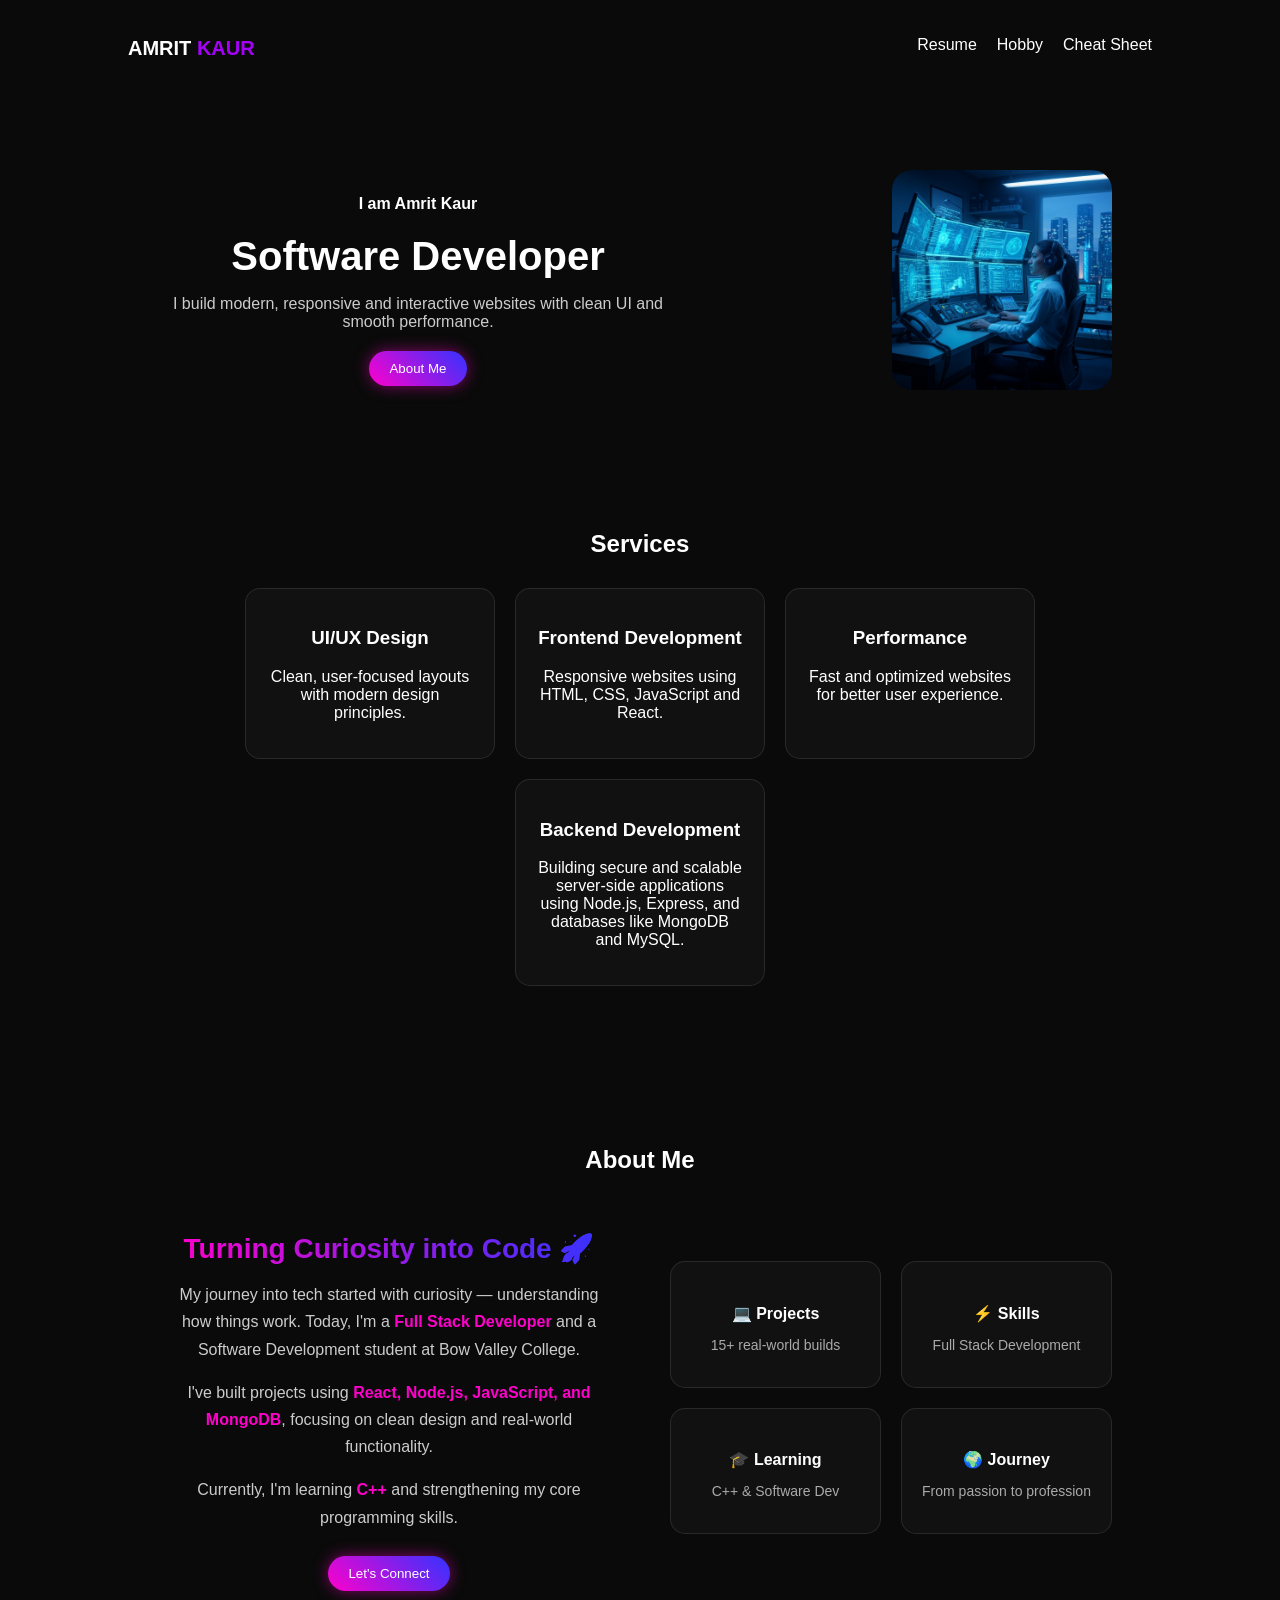
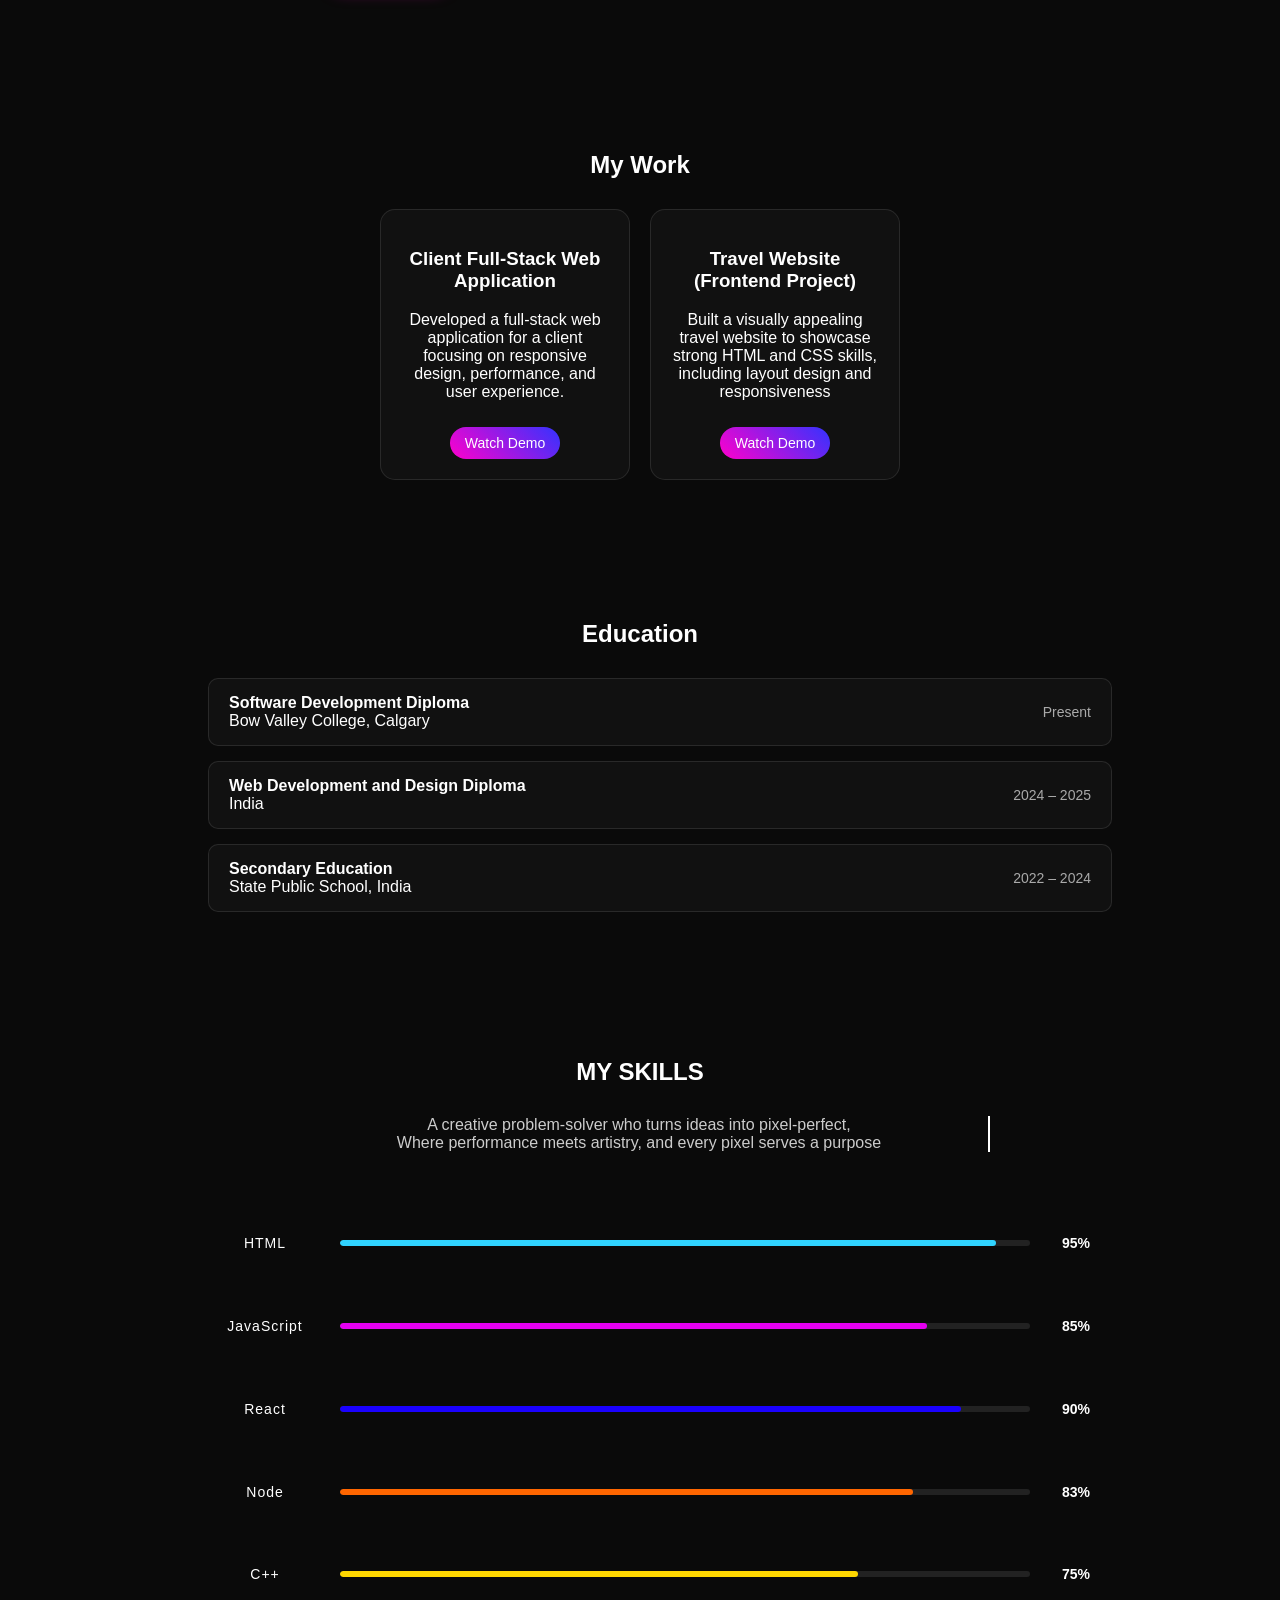
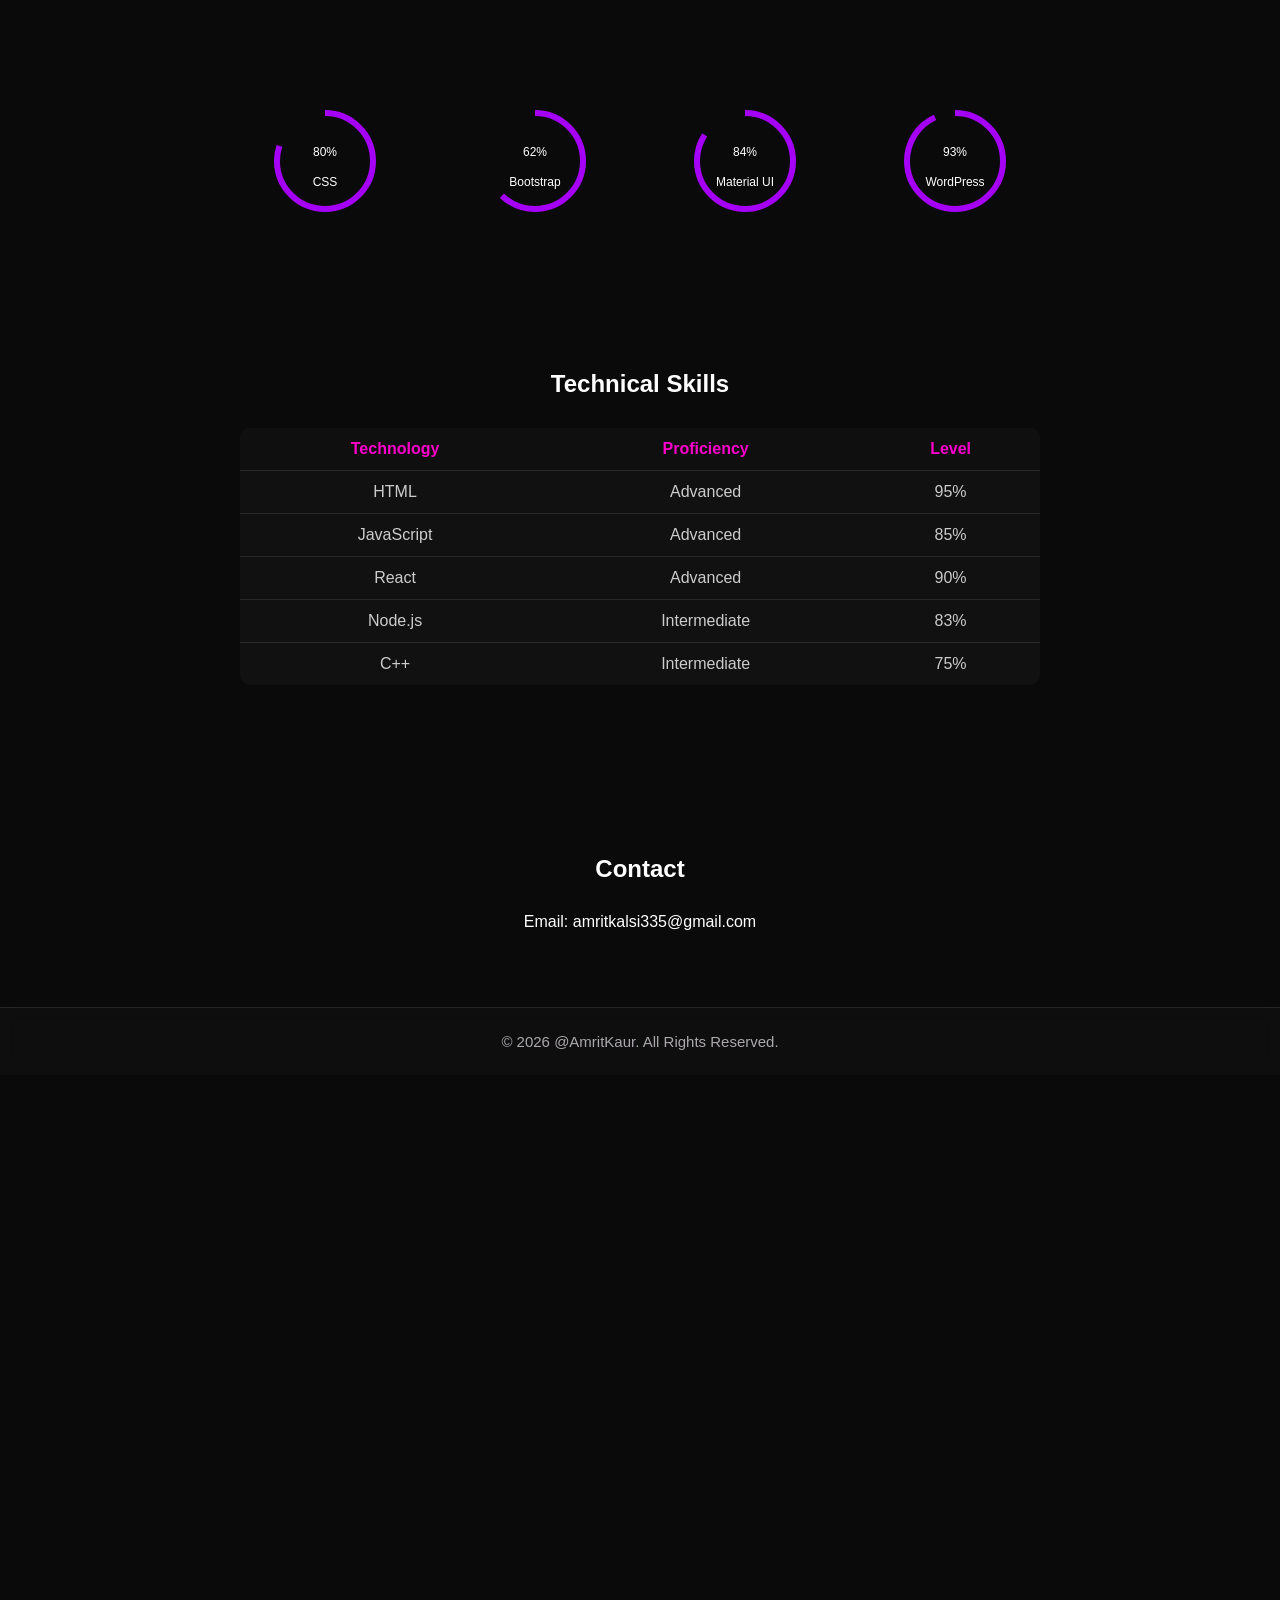
<file: index.html>
<!DOCTYPE html>
<html lang="en">
<head>
  <meta charset="UTF-8">
  <meta name="viewport" content="width=device-width, initial-scale=1.0">
  <title>Amrit Kaur | Portfolio</title>
  <link rel="stylesheet" href="index.css">
  <script defer src="index.js"></script>
</head>

<body>

<!-- ===== NAVBAR ===== -->
<nav class="navbar">
  <h2 class="logo">AMRIT <span>KAUR</span></h2>
  <ul>
    <li><a href="index.html">Resume</a></li>
    <li><a href="hobby.html">Hobby</a></li>
    <li><a href="cheatSheetHtml.html">Cheat Sheet</a></li>
  </ul>
</nav>

<!-- ===== HERO SECTION ===== -->
<section class="hero">
  <div class="hero-left">
    <h4>I am Amrit Kaur</h4>
    <h1>Software Developer</h1>
    <p>
      I build modern, responsive and interactive websites with clean UI and smooth performance.
    </p>

    <a href="#aboutMe">
  <button>About Me</button>
</a>
  </div>

  <div class="hero-right">
    <img src="imageCover.png" alt="Profile Image">
  </div>
</section>

<!-- ===== SERVICES SECTION ===== -->
<section class="services">
  <h2>Services</h2>

  <div class="cards">

    <div class="card">
      <h3>UI/UX Design</h3>
      <p>Clean, user-focused layouts with modern design principles.</p>
    </div>

    <div class="card">
      <h3>Frontend Development</h3>
      <p>Responsive websites using HTML, CSS, JavaScript and React.</p>
    </div>

    <div class="card">
      <h3>Performance</h3>
      <p>Fast and optimized websites for better user experience.</p>
    </div>

    <div class="card">
      <h3>Backend Development</h3>
      <p>Building secure and scalable server-side applications using Node.js,
    Express, and databases like MongoDB and MySQL.</p>
    </div>

  </div>
</section>

<!-- ===== ABOUT SECTION ===== -->

<section class="about" id="aboutMe">

  <h2>About Me</h2>

  <div class="about-container">

    <!-- LEFT SIDE (TEXT) -->
    <div class="about-text">

      <h3>Turning Curiosity into Code 🚀</h3>

      <p>
        My journey into tech started with curiosity — understanding how things work.
        Today, I'm a <span>Full Stack Developer</span> and a Software Development
        student at Bow Valley College.
      </p>

      <p>
        I've built projects using <span>React, Node.js, JavaScript, and MongoDB</span>,
        focusing on clean design and real-world functionality.
      </p>

      <p>
        Currently, I'm learning <span>C++</span> and strengthening my core programming skills.
      </p>

      <button onclick="scrollToContact()">Let's Connect</button>

    </div>

    <!-- RIGHT SIDE  -->
    <div class="about-cards">

      <div class="about-card">
        <h4>💻 Projects</h4>
        <p>15+ real-world builds</p>
      </div>

      <div class="about-card">
        <h4>⚡ Skills</h4>
        <p>Full Stack Development</p>
      </div>

      <div class="about-card">
        <h4>🎓 Learning</h4>
        <p>C++ & Software Dev</p>
      </div>

      <div class="about-card">
        <h4>🌍 Journey</h4>
        <p>From passion to profession</p>
      </div>

    </div>

  </div>

</section>

<section class="projects">
  <h2>My Work</h2>

  <div class="cards">

    <div class="card">
      <h3>Client Full-Stack Web Application</h3>
      <p>
        Developed a full-stack web application for a client 
        focusing on responsive design, performance, and user experience.
      </p>
      <a href="portfolio-project.mp4" target="_blank">Watch Demo</a>
    </div>

    <div class="card">
      <h3>Travel Website (Frontend Project)</h3>
      <p>
        Built a visually appealing travel website to showcase strong
        HTML and CSS skills, including layout design and responsiveness
      </p>
      <a href="travel.mp4" target="_blank">Watch Demo</a>
    </div>

  </div>
</section>

<section class="education">
  <h2>Education</h2>

  <ul class="education-list">
  <li>
    <div class="edu-left">
      <strong>Software Development Diploma</strong><br>
      Bow Valley College, Calgary
    </div>
    <span class="edu-date">Present</span>
  </li>

  <li>
    <div class="edu-left">
      <strong>Web Development and Design Diploma</strong><br>
      India
    </div>
    <span class="edu-date">2024 – 2025</span>
  </li>

  <li>
    <div class="edu-left">
      <strong>Secondary Education</strong><br>
      State Public School, India
    </div>
    <span class="edu-date">2022 – 2024</span>
  </li>
</ul>
</section>




<!-- ===== SKILLS SECTION ===== -->
<section id="skills">

  <div class="floating-background"></div>

  <div class="myskills">
    <h2>MY SKILLS</h2>
    <p class="cursor typewriter-animation" id="typing"></p>
  </div>

  <div class="line_content" id="skillsContainer"></div>

  <div class="circle_section" id="circleContainer"></div>

</section>

<section class="skills-table-section">
  <h2>Technical Skills</h2>

  <table class="skills-table">
    <tr>
      <th>Technology</th>
      <th>Proficiency</th>
      <th>Level</th>
    </tr>

    <tr>
      <td>HTML</td>
      <td>Advanced</td>
      <td>95%</td>
    </tr>

    <tr>
      <td>JavaScript</td>
      <td>Advanced</td>
      <td>85%</td>
    </tr>

    <tr>
      <td>React</td>
      <td>Advanced</td>
      <td>90%</td>
    </tr>

    <tr>
      <td>Node.js</td>
      <td>Intermediate</td>
      <td>83%</td>
    </tr>

    <tr>
      <td>C++</td>
      <td>Intermediate</td>
      <td>75%</td>
    </tr>
  </table>
</section>

<!-- ===== CONTACT ===== -->
<section class="contact">
  <h2>Contact</h2>
  <p>Email: amritkalsi335@gmail.com</p>
</section>

<footer class="footer">
<p>© 2026 @AmritKaur. All Rights Reserved.</p>
</footer>

</body>
</html>

<!-- ChatGPT (OpenAI) – Used for debugging assistance, code optimization, UI structure improvement, emoji selection for the website design, and conceptual guidance for developing a mini-game inspired by Purble Place.
W3Schools – CSS Reference
https://www.w3schools.com/css/default.asp
GeeksforGeeks – CSS Animations
https://www.geeksforgeeks.org/css/css-animations/
MDN Web Docs – HTML Elements Reference
https://developer.mozilla.org/en-US/docs/Web/HTML/Reference/Elements
MDN Web Docs – JavaScript Guide (DOM Manipulation & Events)
https://developer.mozilla.org/en-US/docs/Web/JavaScript/Guide
W3Schools – JavaScript HTML DOM
https://www.w3schools.com/js/js_htmldom.asp
GeeksforGeeks – JavaScript DOM Manipulation
https://www.geeksforgeeks.org/javascript/javascript-dom-introduction/ -->
</file>
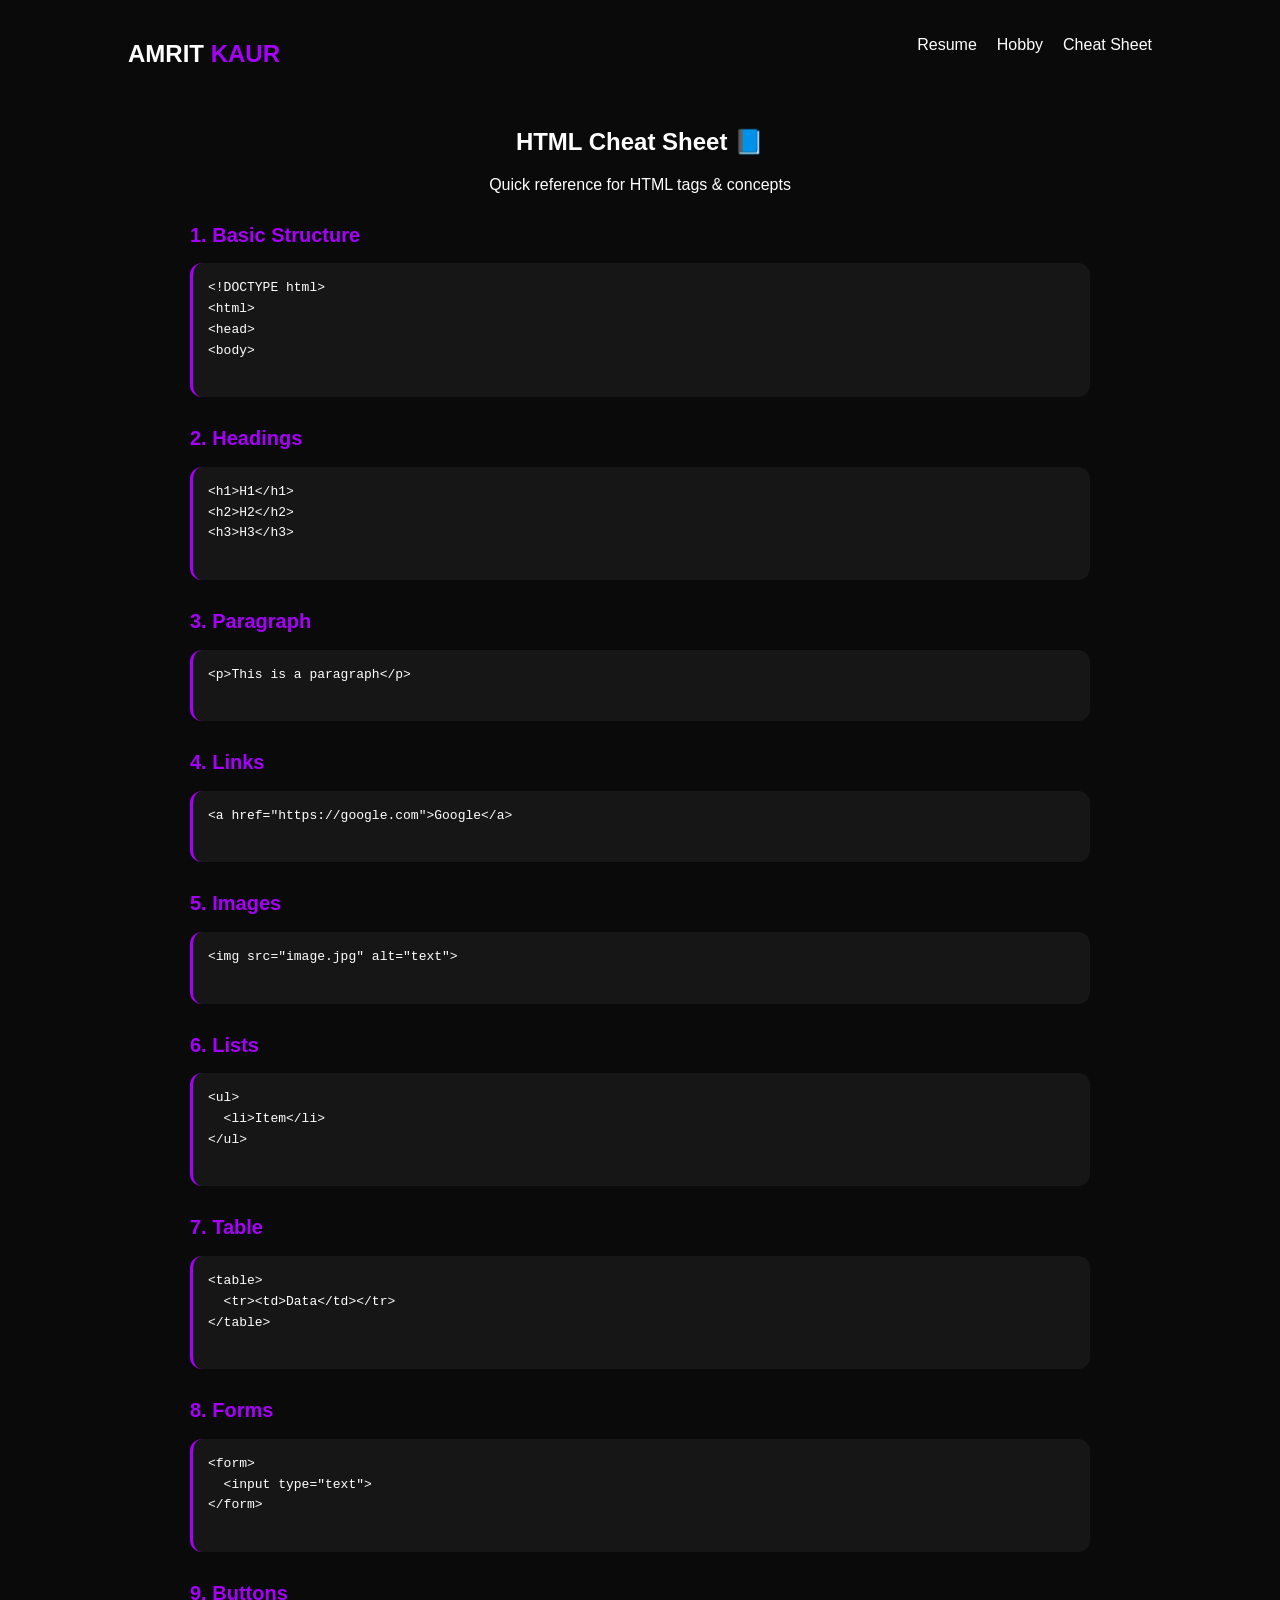
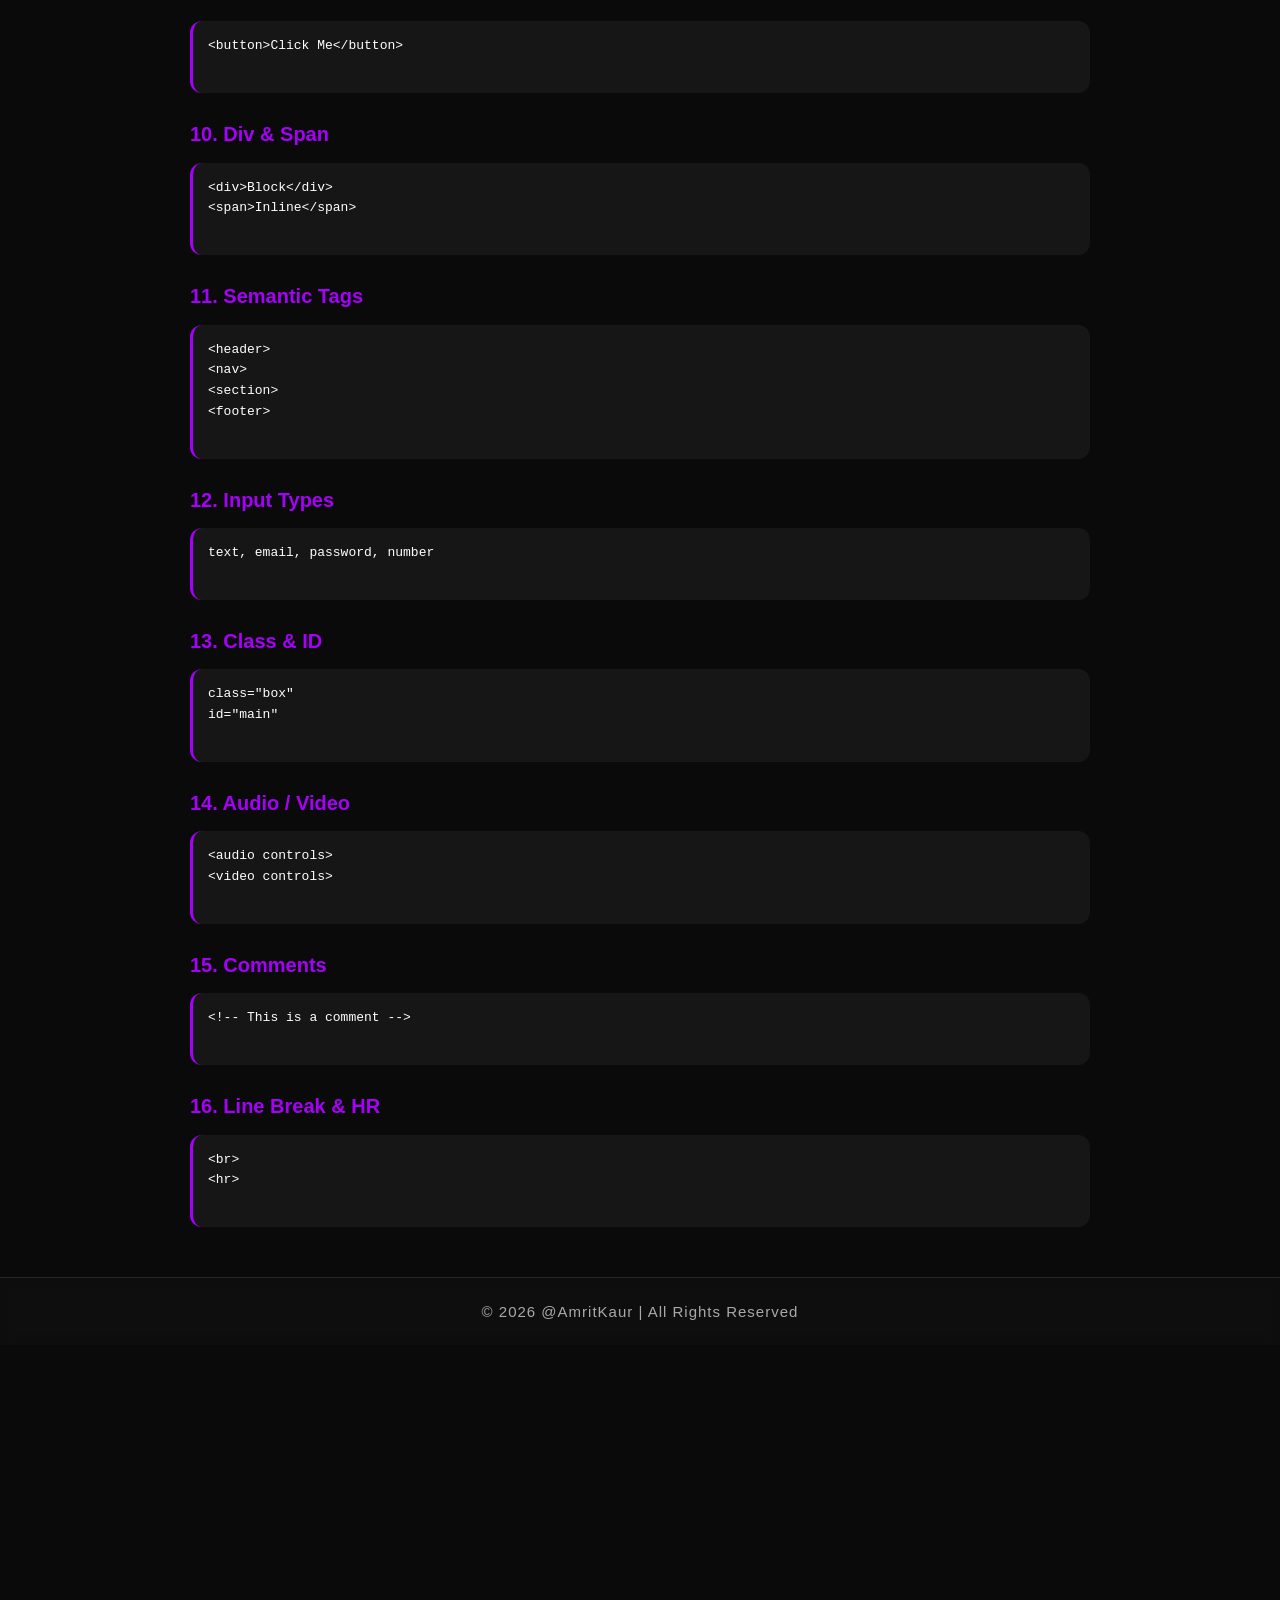
<file: cheatSheetHtml.html>
<!DOCTYPE html>
<html lang="en">
<head>
 <meta charset="UTF-8">
  <meta name="viewport" content="width=device-width, initial-scale=1.0">
  <title>HTML Cheat Sheet | Amrit Kaur</title>

  <link rel="stylesheet" href="cheatSheet.css">
</head>

<body>

<!-- NAVBAR (same on all pages) -->
<nav class="navbar">
  <h2 class="logo">AMRIT <span>KAUR</span></h2>

  <ul>
    <li><a href="index.html">Resume</a></li>
    <li><a href="hobby.html">Hobby</a></li>
    <li><a href="cheatSheetHtml.html">Cheat Sheet</a></li>
  </ul>
</nav>

<!-- HEADER -->
<section class="hero">
  <h1>HTML Cheat Sheet 📘</h1>
  <p>Quick reference for HTML tags & concepts</p>
</section>

<!-- CONTENT -->
<section class="section">

  <h2>1. Basic Structure</h2>
  <pre>
&lt;!DOCTYPE html&gt;
&lt;html&gt;
&lt;head&gt;
&lt;body&gt;
  </pre>

  <h2>2. Headings</h2>
  <pre>
&lt;h1&gt;H1&lt;/h1&gt;
&lt;h2&gt;H2&lt;/h2&gt;
&lt;h3&gt;H3&lt;/h3&gt;
  </pre>

  <h2>3. Paragraph</h2>
  <pre>
&lt;p&gt;This is a paragraph&lt;/p&gt;
  </pre>

  <h2>4. Links</h2>
  <pre>
&lt;a href="https://google.com"&gt;Google&lt;/a&gt;
  </pre>

  <h2>5. Images</h2>
  <pre>
&lt;img src="image.jpg" alt="text"&gt;
  </pre>

  <h2>6. Lists</h2>
  <pre>
&lt;ul&gt;
  &lt;li&gt;Item&lt;/li&gt;
&lt;/ul&gt;
  </pre>

  <h2>7. Table</h2>
  <pre>
&lt;table&gt;
  &lt;tr&gt;&lt;td&gt;Data&lt;/td&gt;&lt;/tr&gt;
&lt;/table&gt;
  </pre>

  <h2>8. Forms</h2>
  <pre>
&lt;form&gt;
  &lt;input type="text"&gt;
&lt;/form&gt;
  </pre>

  <h2>9. Buttons</h2>
  <pre>
&lt;button&gt;Click Me&lt;/button&gt;
  </pre>

  <h2>10. Div & Span</h2>
  <pre>
&lt;div&gt;Block&lt;/div&gt;
&lt;span&gt;Inline&lt;/span&gt;
  </pre>

  <h2>11. Semantic Tags</h2>
  <pre>
&lt;header&gt;
&lt;nav&gt;
&lt;section&gt;
&lt;footer&gt;
  </pre>

  <h2>12. Input Types</h2>
  <pre>
text, email, password, number
  </pre>

  <h2>13. Class & ID</h2>
  <pre>
class="box"
id="main"
  </pre>

  <h2>14. Audio / Video</h2>
  <pre>
&lt;audio controls&gt;
&lt;video controls&gt;
  </pre>

  <h2>15. Comments</h2>
  <pre>
&lt;!-- This is a comment --&gt;
  </pre>

  <h2>16. Line Break & HR</h2>
  <pre>
&lt;br&gt;
&lt;hr&gt;
  </pre>

</section>

<!-- FOOTER -->
<footer class="footer">
  <p>© 2026 @AmritKaur | All Rights Reserved</p>
</footer>

</body>
</html>
</file>
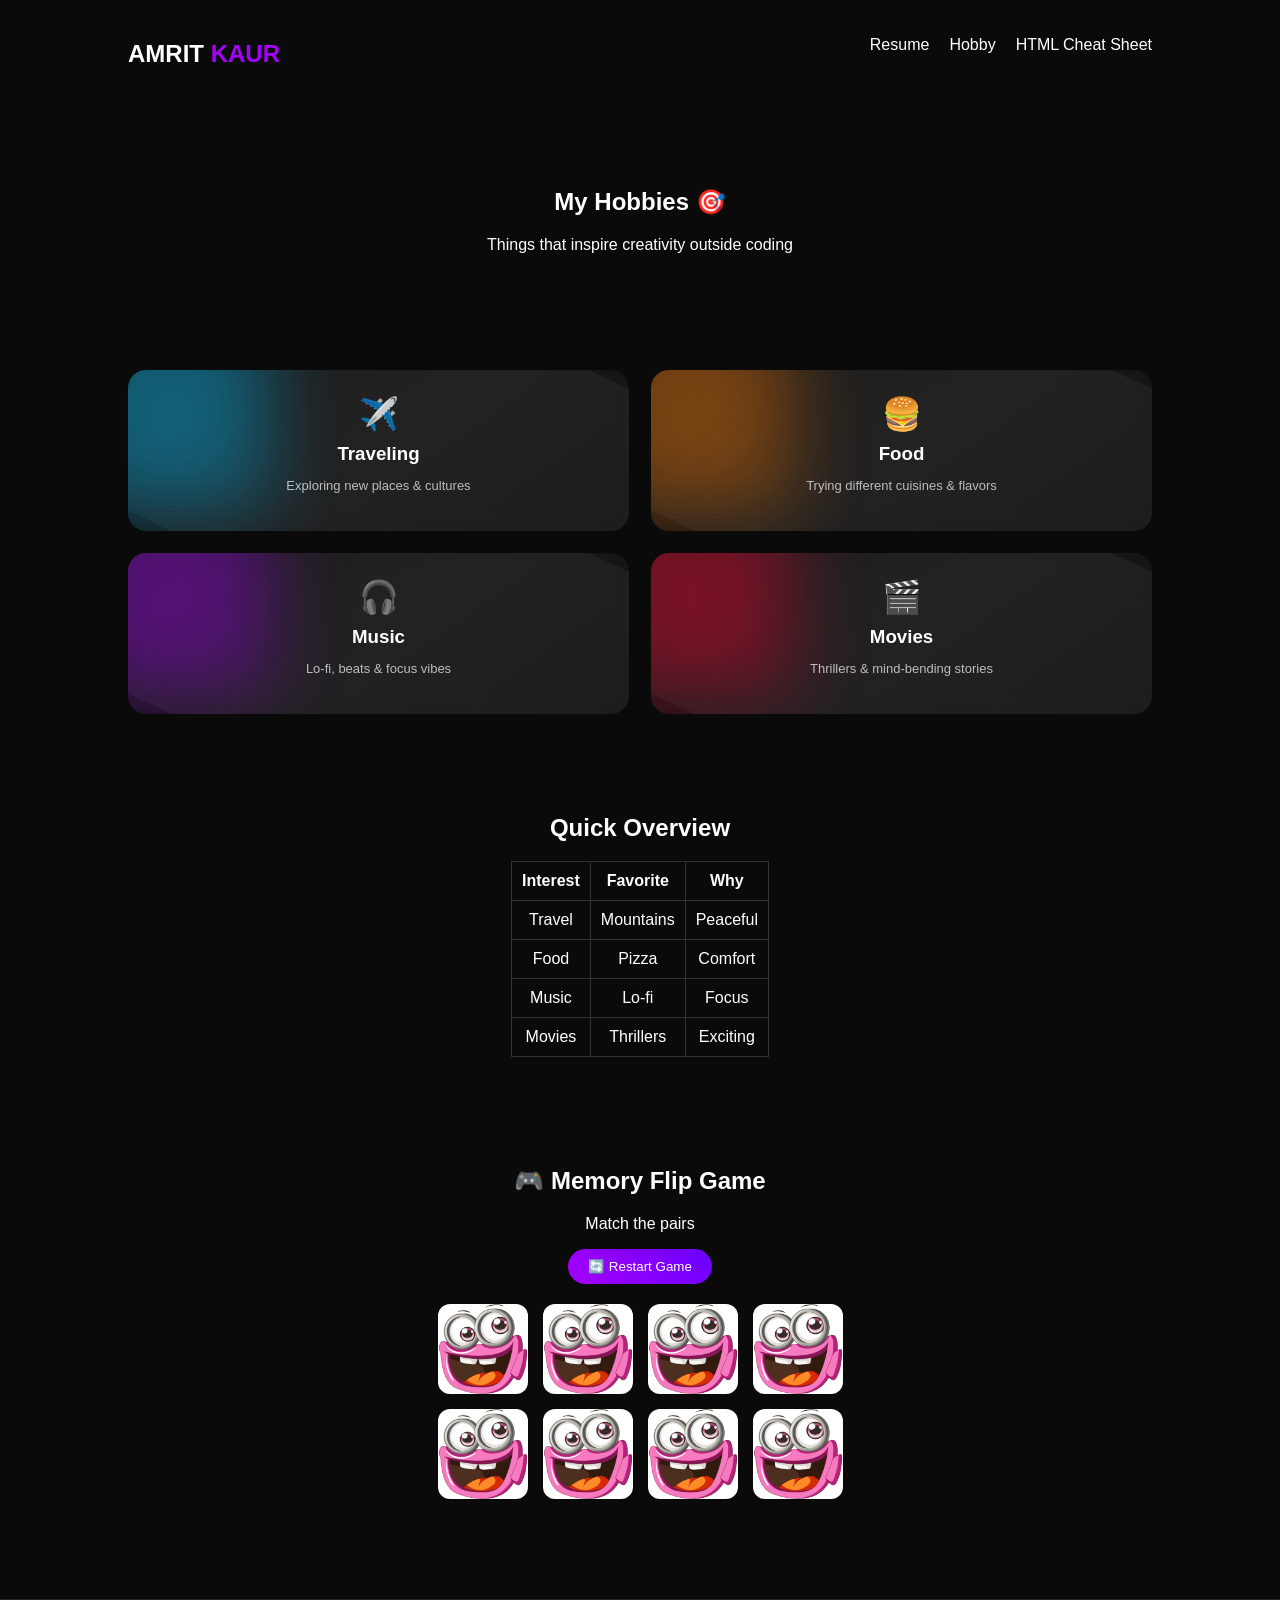
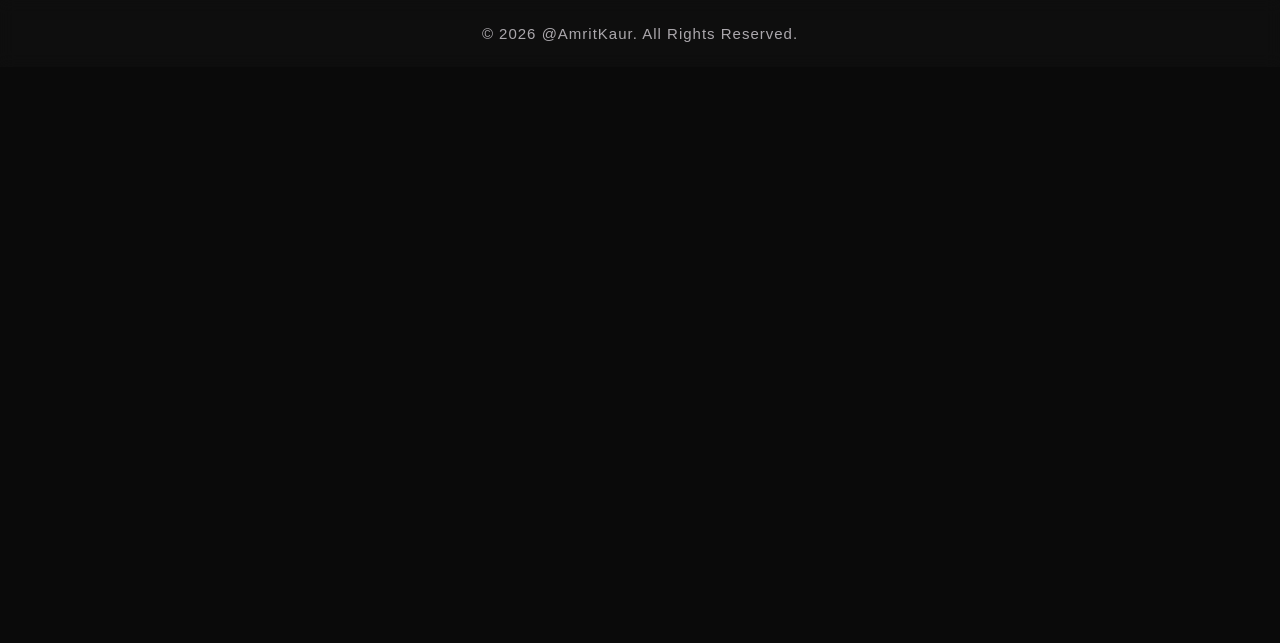
<file: hobby.html>
<!DOCTYPE html>
<html lang="en">
<head>
  <meta charset="UTF-8">
  <meta name="viewport" content="width=device-width, initial-scale=1.0">
  <title>Hobbies | Amrit Kaur</title>
  <link rel="stylesheet" href="hobby.css">
  <script defer src="hobby.js"></script>
</head>

<body>

<!-- NAVBAR -->
<nav class="navbar">
  <h2 class="logo">AMRIT <span>KAUR</span></h2>
  <ul>
    <li><a href="index.html">Resume</a></li>
    <li><a href="hobby.html">Hobby</a></li>
      <li><a href="cheatSheetHtml.html">HTML Cheat Sheet</a></li>
  </ul>
</nav>

<!-- HERO -->
<section class="hero">
  <h1>My Hobbies 🎯</h1>
  <p>Things that inspire creativity outside coding</p>
</section>

<!-- HOBBIES -->
<section class="hobby-grid">

  <div class="hobby-card travel">
    <div class="glow"></div>
    <div class="icon">✈️</div>
    <h3>Traveling</h3>
    <p>Exploring new places & cultures</p>
  </div>

  <div class="hobby-card food">
    <div class="glow"></div>
    <div class="icon">🍔</div>
    <h3>Food</h3>
    <p>Trying different cuisines & flavors</p>
  </div>

  <div class="hobby-card music">
    <div class="glow"></div>
    <div class="icon">🎧</div>
    <h3>Music</h3>
    <p>Lo-fi, beats & focus vibes</p>
  </div>

  <div class="hobby-card movies">
    <div class="glow"></div>
    <div class="icon">🎬</div>
    <h3>Movies</h3>
    <p>Thrillers & mind-bending stories</p>
  </div>

</section>

<!-- TABLE -->
<section class="section">
  <h2>Quick Overview</h2>

  <table>
    <tr>
      <th>Interest</th>
      <th>Favorite</th>
      <th>Why</th>
    </tr>
    <tr>
      <td>Travel</td>
      <td>Mountains</td>
      <td>Peaceful</td>
    </tr>
    <tr>
      <td>Food</td>
      <td>Pizza</td>
      <td>Comfort</td>
    </tr>
    <tr>
      <td>Music</td>
      <td>Lo-fi</td>
      <td>Focus</td>
    </tr>
    <tr>
      <td>Movies</td>
      <td>Thrillers</td>
      <td>Exciting</td>
    </tr>
  </table>
</section>

<!-- GAME -->
<section class="game-section">
  <h2>🎮 Memory Flip Game</h2>
  <p>Match the pairs</p>

  <button onclick="startGame()">🔄 Restart Game</button>
  <div class="board" id="board"></div>
</section>
<footer class="footer">
<p>© 2026 @AmritKaur. All Rights Reserved.</p>
</footer>


</body>

</html>
</file>
<file: index.css>
/* ===== GLOBAL ===== */
* {
  box-sizing: border-box;
}

body {
  margin: 0;
  font-family: Arial;
  background: #0a0a0a;
  color: white;
  overflow-x: hidden;
}


/* ===== NAVBAR ===== */
.navbar {
  display: flex;
  justify-content: space-between;
  padding: 20px 10%;
}

.logo {
  font-size: 20px;
  font-weight: bold;
}

.logo span {
  color: #a500f8;
}

.navbar ul {
  display: flex;
  list-style: none;
  gap: 20px;
}

.navbar a {
  color: white;
  text-decoration: none;
  transition: 0.3s;
}

.navbar a:hover {
  color: #ff00cc;
}


/* ===== HERO ===== */
.hero {
  display: flex;
  justify-content: space-between;
  align-items: center;
}

.hero-left {
  max-width: 500px;
}

.hero-left h1 {
  font-size: 40px;
  margin: 10px 0;
}

.hero-left p {
  margin-bottom: 20px;
  color: #ccc;
}

.hero-right {
  flex: 1;
  display: flex;
  justify-content: flex-end;
}

.hero-right img {
  width: 220px;
  height: auto;
  border-radius: 20px;
}


/* ===== BUTTON ===== */
button {
  background: linear-gradient(45deg, #ff00cc, #3333ff);
  border: none;
  padding: 10px 20px;
  border-radius: 25px;
  color: white;
  cursor: pointer;
  transition: 0.3s;
  box-shadow: 0 0 15px rgba(255, 0, 200, 0.5);
}

button:hover {
  transform: scale(1.05);
}


/* ===== GENERAL SECTIONS ===== */
section {
  padding: 60px 10%;
  text-align: center;
}

h2 {
  margin-bottom: 30px;
}


/* ===== CARDS ===== */
.cards {
  display: flex;
  gap: 20px;
  justify-content: center;
  flex-wrap: wrap;
}

.card {
  background: #111;
  padding: 20px;
  border-radius: 15px;
  width: 250px;
  transition: 0.3s;
  border: 1px solid rgba(255,255,255,0.1);
}

.card:hover {
  transform: translateY(-5px);
  box-shadow: 0 0 20px rgba(255, 0, 200, 0.3);
}


/* ===== STATS ===== */
.stats {
  display: flex;
  justify-content: center;
  gap: 40px;
  margin-top: 20px;
}

.stats h3 {
  font-size: 24px;
  color: #ff00cc;
}


/* ===== ABOUT ===== */
.about {
  padding: 80px 10%;
}

.about-container {
  display: flex;
  align-items: center;
  justify-content: space-between;
  gap: 60px;
  flex-wrap: wrap;
}

/* LEFT */
.about-text {
  flex: 1;
  max-width: 500px;
}

.about-text h3 {
  font-size: 28px;
  margin-bottom: 15px;
  background: linear-gradient(90deg, #ff00cc, #3333ff);
  background-clip: text;
  -webkit-background-clip: text;
  color: transparent;
  -webkit-text-fill-color: transparent;
}

.about-text p {
  margin-bottom: 15px;
  color: #ccc;
  line-height: 1.7;
}

.about-text span {
  color: #ff00cc;
  font-weight: 600;
}

.about-text button {
  margin-top: 10px;
}

/* RIGHT */
.about-cards {
  flex: 1;
  display: grid;
  grid-template-columns: repeat(2, 1fr);
  gap: 20px;
}

.about-card {
  background: #111;
  padding: 20px;
  border-radius: 15px;
  text-align: center;
  border: 1px solid rgba(255,255,255,0.1);
  transition: 0.3s;
}

.about-card:hover {
  transform: translateY(-5px);
  box-shadow: 0 0 20px rgba(255, 0, 200, 0.3);
}

.about-card h4 {
  margin-bottom: 10px;
}

.about-card p {
  color: #aaa;
  font-size: 14px;
}


/* ===== PROJECTS ===== */
.projects a {
  display: inline-block;
  margin-top: 10px;
  padding: 8px 15px;
  border-radius: 20px;
  background: linear-gradient(45deg, #ff00cc, #3333ff);
  color: white;
  text-decoration: none;
  font-size: 14px;
  transition: 0.3s;
}

.projects a:hover {
  transform: scale(1.05);
  box-shadow: 0 0 10px rgba(255, 0, 200, 0.5);
}


/* ===== EDUCATION ===== */
.education {
  padding: 60px 10%;
  text-align: left;
}

.education h2 {
  text-align: center;
  margin-bottom: 30px;
}

.education-list {
  list-style: none;
  margin-top: 15px;
}

.education-list li {
  display: flex;
  justify-content: space-between;
  align-items: center;
  background: #111;
  padding: 15px 20px;
  border-radius: 10px;
  margin-bottom: 15px;
  border: 1px solid rgba(255,255,255,0.1);
  transition: 0.3s;
  flex-wrap: wrap;
}

.edu-left {
  max-width: 70%;
}

.edu-date {
  color: #ff00cc;
  font-size: 14px;
  white-space: nowrap;
}

.education-list li:hover {
  transform: translateY(-5px);
  box-shadow: 0 0 15px rgba(255, 0, 200, 0.3);
}

.education-list span {
  color: #aaa;
  font-size: 14px;
}


/* ===== SKILLS ===== */
#skills {
  padding: 50px 5%;
}

.myskills {
  text-align: center;
}

.myskills p {
  max-width: 700px;
  margin: 10px auto;
  color: #ccc;
}

.contact {
  position: relative;
  bottom: 20%;
}

/* TYPEWRITER */
.cursor {
  border-right: 2px solid white;
  white-space: nowrap;
  overflow: hidden;
  animation: typing 4s steps(40), blink .7s infinite;
}

@keyframes typing {
  from { width: 0 }
  to { width: 100% }
}

@keyframes blink {
  50% { border-color: transparent }
}


/* SKILL BARS */
.line_content {
  max-width: 900px;
  margin: 60px auto;
}

.line {
  display: grid;
  grid-template-columns: 150px 1fr 60px;
  align-items: center;
  margin: 20px 0;
}

.line p {
  font-size: 14px;
  letter-spacing: 1px;
}

.line h5 {
  text-align: right;
  font-size: 14px;
}

.bar {
  height: 6px;
  background: #222;
  border-radius: 10px;
  overflow: hidden;
}

.line_bar {
  height: 100%;
  border-radius: 10px;
  animation: grow 2s;
}

@keyframes grow {
  from { width: 0 }
}

/* COLORS */
.html { background: #30d3ff; }
.css { background: #f6031f; }
.photo { background: #c8ff02; }
.java { background: #e400f0; }
.react { background: #1a01ff; }
.bag { background: #ff6600; }
.cpp { background: gold; }


/* ===== CIRCLE ===== */
.circle_section {
  display: flex;
  justify-content: center;
  gap: 60px;
  margin-top: 80px;
  flex-wrap: wrap;
}

.circle_box {
  text-align: center;
}

circle {
  fill: none;
  stroke: #a500f8;
  stroke-width: 6;
  transform: rotate(-90deg);
  transform-origin: center;
  animation: circle 1.5s ease-out;
}

@keyframes circle {
  from { stroke-dashoffset: 301.6 }
}

text {
  fill: white;
  font-size: 12px;
}


/* ===== TABLE ===== */
.skills-table-section {
  padding: 60px 10%;
  text-align: center;
}

.skills-table {
  width: 100%;
  max-width: 800px;
  margin: 30px auto;
  border-collapse: collapse;
  background: #111;
  border-radius: 10px;
  overflow: hidden;
}

.skills-table th {
  background: #0f0f0f;
  color: #ff00cc;
  padding: 12px;
}

.skills-table td {
  padding: 12px;
  border-top: 1px solid rgba(255,255,255,0.1);
  color: #ccc;
}

.skills-table tr:hover {
  background: rgba(255, 0, 200, 0.1);
}


/* ===== FOOTER ===== */
.footer {
  position: relative;
  bottom: 10%;
  width: 100%;
  text-align: center;
  padding: 25px 10%;
  border-top: 1px solid rgba(255,255,255,0.1);
  background: rgba(255,255,255,0.02);
  backdrop-filter: blur(8px);
}

.footer p {
  margin: 0;
  font-size: 15px;
  opacity: 0.7;
}

.footer p::first-line {
  color: #eee9f0;
}


/* ===== RESPONSIVE ===== */
@media (max-width: 768px) {

  .hero {
    flex-direction: column;
    text-align: center;
  }

  .hero-right img {
    margin-top: 20px;
    width: 200px;
  }

  .navbar {
    flex-direction: column;
    gap: 10px;
  }

  .navbar ul {
    flex-direction: column;
    align-items: center;
  }

  .stats {
    flex-direction: column;
  }

  .line {
    grid-template-columns: 1fr;
    gap: 10px;
  }

  .line h5 {
    text-align: left;
  }

  .about-container {
    flex-direction: column;
    text-align: center;
  }

  .about-cards {
    grid-template-columns: 1fr;
  }
}

@media (min-width: 1024px) {
  body {
    max-width: 100%;
  }

  section {
    max-width: 1200px;
    margin: auto;
  }
}

@media (min-height: 740px) {
  body {
    padding-bottom: 50%;
  }
}
</file>
<file: cheatSheet.css>
/* ===== CHEAT SHEET PAGE ===== */
body {
  margin: 0;
  font-family: Arial;
  background: #0a0a0a;
  color: white;
}


/* NAV */
.navbar {
  display: flex;
  justify-content: space-between;
  padding: 20px 10%;
}

.logo span {
  color: #a500f8;
}

.navbar ul {
  display: flex;
  gap: 20px;
  list-style: none;
}

.navbar a {
  color: white;
  text-decoration: none;
}

.hero h1{
    text-align: center;
}
.hero p{
    text-align: center;
}
.section h2 {
  color: #a500f8;
  margin-top: 30px;
  font-size: 20px;
}

.section pre {
  background: rgba(255,255,255,0.05);
  padding: 15px;
  border-radius: 12px;
  overflow-x: auto;
  border-left: 3px solid #a500f8;
  margin-top: 10px;
  font-size: 13px;
  line-height: 1.6;
}

.section {
  max-width: 900px;
  margin: auto;
}

.section pre:hover {
  background: rgba(165, 0, 248, 0.08);
  transition: 0.3s;
}
.footer {
  text-align: center;
  padding: 25px 10%;
  margin-top: 50px;
  border-top: 1px solid rgba(255,255,255,0.1);
  background: rgba(255,255,255,0.02);
  backdrop-filter: blur(8px);
}

.footer p {
  margin: 0;
  font-size: 15px;
  opacity: 0.7;
  letter-spacing: 1px;
}

/* highlight @name */
.footer p::first-line {
  color: #eee9f0;
  font-weight: normal;
}

@media (max-width: 768px){
    .section{
        width: 80%;
        overflow-x: hidden;

    }
}

@media (min-height: 740px) {
  body {
    padding-bottom: 50%;
  }
}
</file>
<file: hobby.css>
body {
  margin: 0;
  font-family: Arial;
  background: #0a0a0a;
  color: white;
  overflow-x: hidden;
}

/* NAV */
.navbar {
  display: flex;
  justify-content: space-between;
  padding: 20px 10%;
}

.logo span {
  color: #a500f8;
}

.navbar ul {
  display: flex;
  gap: 20px;
  list-style: none;
}

.navbar a {
  color: white;
  text-decoration: none;
}

/* HERO */
.hero {
  text-align: center;
  padding: 60px 20px;
}

/* HOBBIES */
.hobby-grid {
  display: grid;
  grid-template-columns: repeat(2, 1fr);
  gap: 22px;
  padding: 40px 10%;
}

/* CARD BASE */
.hobby-card {
  position: relative;
  background: rgba(255,255,255,0.05);
  border-radius: 18px;
  padding: 25px;
  text-align: center;
  overflow: hidden;
  cursor: pointer;

  transform: translateY(0);
  transition: all 0.4s ease;
  backdrop-filter: blur(8px);
}

/* floating hover motion */
.hobby-card:hover {
  transform: translateY(-10px) scale(1.03);
}

/* ICON */
.icon {
  font-size: 32px;
  margin-bottom: 10px;
}

/* TEXT */
.hobby-card h3 {
  margin: 5px 0;
}

.hobby-card p {
  font-size: 13px;
  opacity: 0.7;
}

/* GLOW LAYER */
.glow {
  position: absolute;
  width: 200px;
  height: 200px;
  top: -60px;
  left: -60px;
  filter: blur(40px);
  opacity: 0.4;
  transition: 0.4s ease;
}

/* hover glow movement */
.hobby-card:hover .glow {
  transform: scale(1.2);
  opacity: 0.6;
}

/* INDIVIDUAL COLORS */
.travel .glow { background: #00c2ff; }
.food .glow { background: #ff7b00; }
.music .glow { background: #a500f8; }
.movies .glow { background: #ff0033; }

/* subtle animated shine */
.hobby-card::before {
  content: "";
  position: absolute;
  top: -50%;
  left: -50%;
  width: 200%;
  height: 200%;
  background: linear-gradient(
    120deg,
    transparent,
    rgba(255,255,255,0.05),
    transparent
  );
  transform: rotate(25deg);
  transition: 0.5s;
}

.hobby-card:hover::before {
  left: 100%;
  top: 100%;
}

/* TABLE */
.section {
  text-align: center;
  padding: 40px;
}

table {
  margin: auto;
  border-collapse: collapse;
}

th, td {
  border: 1px solid #333;
  padding: 10px;
}

/* GAME SECTION */
.game-section {
  text-align: center;
  padding: 50px;
}

button {
  padding: 10px 20px;
  border: none;
  border-radius: 20px;
  background: linear-gradient(45deg, #a500f8, #6a00ff);
  color: white;
  cursor: pointer;
  margin-bottom: 20px;
}

.board {
  display: grid;
  grid-template-columns: repeat(4, 90px);
  gap: 15px;
  justify-content: center;
  margin: 0 auto;
}

.card {
  width: 100%;
  aspect-ratio: 1 / 1;
  cursor: pointer;
  perspective: 1000px;
}

.inner {
  width: 100%;
  height: 100%;
  position: relative;
  transform-style: preserve-3d;
  transition: transform 0.8s cubic-bezier(0.175, 0.885, 0.32, 1.275);
  will-change: transform;
}

.card.flipped .inner {
  transform: rotateY(180deg);
}

/* faces */
.front-face, .back-face {
  position: absolute;
  width: 100%;
  height: 100%;
  backface-visibility: hidden;
  border-radius: 12px;
  overflow: hidden;
}

.front-face img,
.back-face img {
  width: 100%;
  height: 100%;
  object-fit: cover;
}

/* front image */
.front-face {
  transform: rotateY(180deg);
}

/* cover image */
.back-face {
  transform: rotateY(0deg);
}

/* FOOTER */
.footer {
  text-align: center;
  padding: 25px 10%;
  margin-top: 50px;
  border-top: 1px solid rgba(255,255,255,0.1);
  background: rgba(255,255,255,0.02);
  backdrop-filter: blur(8px);
}

.footer p {
  margin: 0;
  font-size: 15px;
  opacity: 0.7;
  letter-spacing: 1px;
}

.footer p::first-line {
  color: #eee9f0;
  font-weight: normal;
}

@media (max-width: 768px) {

  .hobby-grid {
    display: grid !important;
    grid-template-columns: 1fr !important;
    gap: 20px;
    padding: 30px 5%;
    justify-items: center;
  }

  .hobby-card {
    width: 70%;
    max-width: 400px;
  }

  
  .board {
    grid-template-columns: repeat(3, 1fr);
    gap: 12px;
    padding: 0 10px;
  }
}


@media (max-width: 480px) {
  .board {
    grid-template-columns: repeat(2, 1fr);
    gap: 10px;
  }
}

@media (min-height: 740px) {
  body {
    padding-bottom: 45%;
  }
}
</file>
